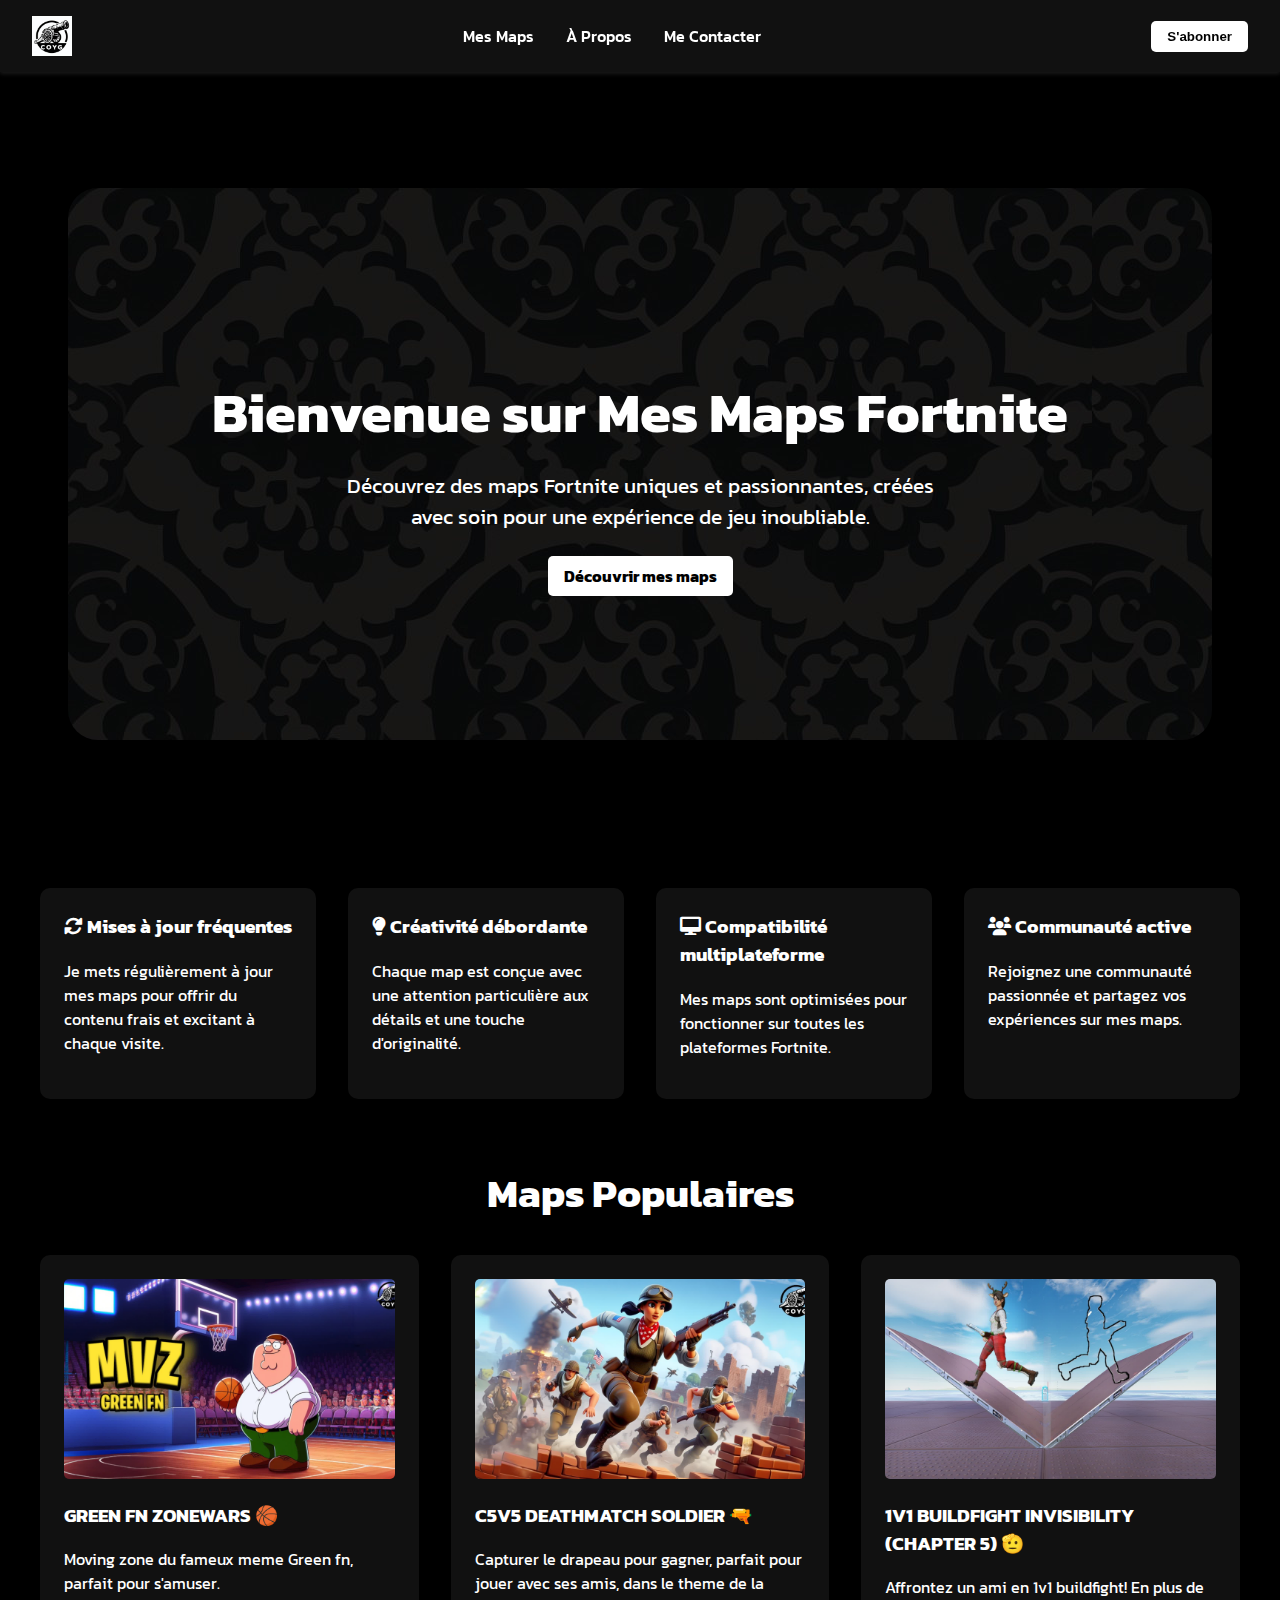
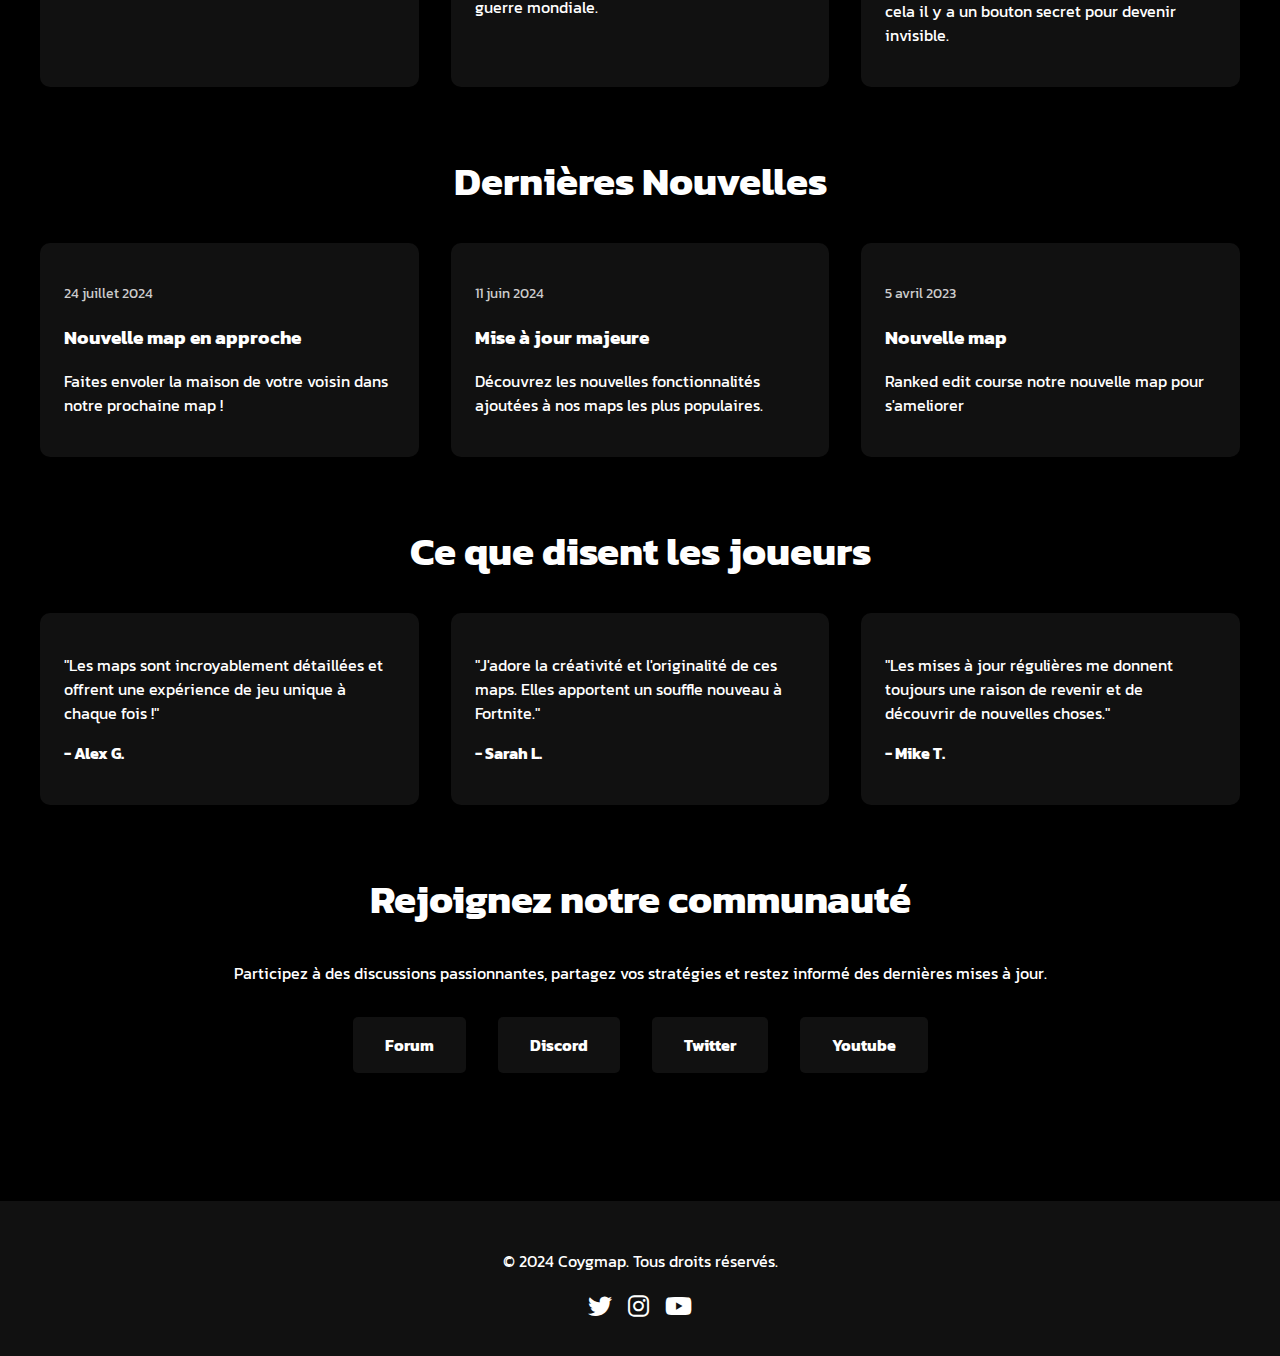
<file: index.html>
<!DOCTYPE html>
<html lang="en">
<head>
    <meta charset="UTF-8">
    <meta name="viewport" content="width=device-width, initial-scale=1.0">
    <title>Coygmap</title>
    <link rel="stylesheet" href="https://cdnjs.cloudflare.com/ajax/libs/font-awesome/6.0.0-beta3/css/all.min.css">
    <link rel="preconnect" href="https://fonts.googleapis.com">
    <link rel="preconnect" href="https://fonts.gstatic.com" crossorigin>
    <link href="https://fonts.googleapis.com/css2?family=Kanit:ital,wght@0,100;0,200;0,300;0,400;0,500;0,600;0,700;0,800;0,900;1,100;1,200;1,300;1,400;1,500;1,600;1,700;1,800;1,900&display=swap" rel="stylesheet">
    <link rel="stylesheet" href="styles.css">
    <script async src="https://pagead2.googlesyndication.com/pagead/js/adsbygoogle.js?client=ca-pub-6092710975051229"
     crossorigin="anonymous"></script>
</head>
<body>
  <nav class="navbar">
    <img src="image/logocoyg.jpg" alt="Logo" class="logo" onclick="window.location.href='/'">
    <div class="nav-links">
      <a href="maps.html">Mes Maps</a>
      <a href="about.html">À Propos</a>
      <a href="contact.html">Me Contacter</a>
    </div>
    <button class="subscribe-btn">S'abonner</button>
  </nav>

  <main class="main-content">
    <section class="hero-section">
      <div class="hero-content">
        <h1>Bienvenue sur Mes Maps Fortnite</h1>
        <p>Découvrez des maps Fortnite uniques et passionnantes, créées avec soin pour une expérience de jeu inoubliable.</p>
        <a href="maps.html" class="cta-button">Découvrir mes maps</a>
      </div>
    </section>

    <section class="features-section">
      <h2 class="section-title"></h2>
      <div class="features-grid">
        <div class="feature-card">
          <h3><i class="fas fa-sync-alt"></i> Mises à jour fréquentes</h3>
          <p>Je mets régulièrement à jour mes maps pour offrir du contenu frais et excitant à chaque visite.</p>
        </div>
        <div class="feature-card">
          <h3><i class="fas fa-lightbulb"></i> Créativité débordante</h3>
          <p>Chaque map est conçue avec une attention particulière aux détails et une touche d'originalité.</p>
        </div>
        <div class="feature-card">
          <h3><i class="fas fa-desktop"></i> Compatibilité multiplateforme</h3>
          <p>Mes maps sont optimisées pour fonctionner sur toutes les plateformes Fortnite.</p>
        </div>
        <div class="feature-card">
          <h3><i class="fas fa-users"></i> Communauté active</h3>
          <p>Rejoignez une communauté passionnée et partagez vos expériences sur mes maps.</p>
        </div>
      </div>
    </section>

    <section class="popular-maps-section">
        <h2 class="section-title">Maps Populaires</h2>
        <div class="maps-grid">
          <div class="map-card">
            <img src="image/greenfn.jpeg" alt="Map 1">
            <h3>GREEN FN ZONEWARS 🏀</h3>
            <p>Moving zone du fameux meme Green fn, parfait pour s'amuser.</p>
          </div>
          <div class="map-card">
            <img src="image/5v5.jpeg" alt="Map 2">
            <h3>C5V5 DEATHMATCH SOLDIER 🔫</h3>
            <p>Capturer le drapeau pour gagner, parfait pour jouer avec ses amis, dans le theme de la guerre mondiale.</p>
          </div>
          <div class="map-card">
            <img src="image/1v1.jpeg" alt="Map 3">
            <h3>1V1 BUILDFIGHT INVISIBILITY (CHAPTER 5) 🫡</h3>
            <p>Affrontez un ami en 1v1 buildfight! En plus de cela il y a un bouton secret pour devenir invisible.</p>
          </div>
        </div>
      </section>

      <section class="news-section">
        <h2 class="section-title">Dernières Nouvelles</h2>
        <div class="news-grid">
          <div class="news-card">
            <div class="news-content">
              <p class="news-date">24 juillet 2024</p>
              <h3>Nouvelle map en approche</h3>
              <p>Faites envoler la maison de votre voisin dans notre prochaine map !</p>
            </div>
          </div>
          <div class="news-card">
            <div class="news-content">
              <p class="news-date">11 juin 2024</p>
              <h3>Mise à jour majeure</h3>
              <p>Découvrez les nouvelles fonctionnalités ajoutées à nos maps les plus populaires.</p>
            </div>
          </div>
          <div class="news-card">
            <div class="news-content">
              <p class="news-date">5 avril 2023</p>
              <h3>Nouvelle map</h3>
              <p>Ranked edit course notre nouvelle map pour s'ameliorer</p>
            </div>
          </div>
        </div>
      </section>

      <section class="testimonials-section">
        <h2 class="section-title">Ce que disent les joueurs</h2>
        <div class="testimonials-grid">
          <div class="testimonial-card">
            <p>"Les maps sont incroyablement détaillées et offrent une expérience de jeu unique à chaque fois !"</p>
            <p class="testimonial-author">- Alex G.</p>
          </div>
          <div class="testimonial-card">
            <p>"J'adore la créativité et l'originalité de ces maps. Elles apportent un souffle nouveau à Fortnite."</p>
            <p class="testimonial-author">- Sarah L.</p>
          </div>
          <div class="testimonial-card">
            <p>"Les mises à jour régulières me donnent toujours une raison de revenir et de découvrir de nouvelles choses."</p>
            <p class="testimonial-author">- Mike T.</p>
          </div>
        </div>
      </section>
  
      <section class="community-section">
        <h2 class="section-title">Rejoignez notre communauté</h2>
        <p>Participez à des discussions passionnantes, partagez vos stratégies et restez informé des dernières mises à jour.</p>
        <div class="community-links">
          <a href="https://forums.unrealengine.com/t/uefn-discussion-forum/791774" class="community-link">Forum</a>
          <a href="https://discord.gg/fortnitecreative" class="community-link">Discord</a>
          <a href="https://x.com/Darox151?t=U4pO9QIATUs4ADF-TyMhw&s=09" class="community-link">Twitter</a>
          <a href="https://www.youtube.com/channel/UCwTwOUzi7Kz_FXgzKduG6ew" class="community-link">Youtube</a>
        </div>
      </section>

      <div class="popup-overlay" id="newsletterPopup">
        <div class="popup-content">
          <span class="popup-close">&times;</span>
          <h2>Abonnez-vous à notre newsletter</h2>
          <p>Restez informé de nos dernières maps et mises à jour !</p>
          <form class="popup-form" method="GET" action="/subscribe-newsletter">
            <input type="email" name="email" placeholder="Votre adresse e-mail" required>
            <button type="submit">S'abonner</button>
          </form>
        </div>
      </div>
    </main>
  
    <footer>
      <p>&copy; 2024 Coygmap. Tous droits réservés.</p>
      <div class="social-links">
        <div id="twitter"><a href="https://x.com/Darox151?t=U4pO9QIATUs4ADF-TyMhw&s=09"><i class="fab fa-twitter"></i></a></div>
        <div id="inst"><a href="#"><i class="fab fa-instagram"></i></a></div>
        <div id="yt"><a href="https://www.youtube.com/channel/UCwTwOUzi7Kz_FXgzKduG6ew"><i class="fab fa-youtube"></i></a></div>
      </div>
    </footer>

    <script src="script.js"></script>
</body>
</html>
</file>
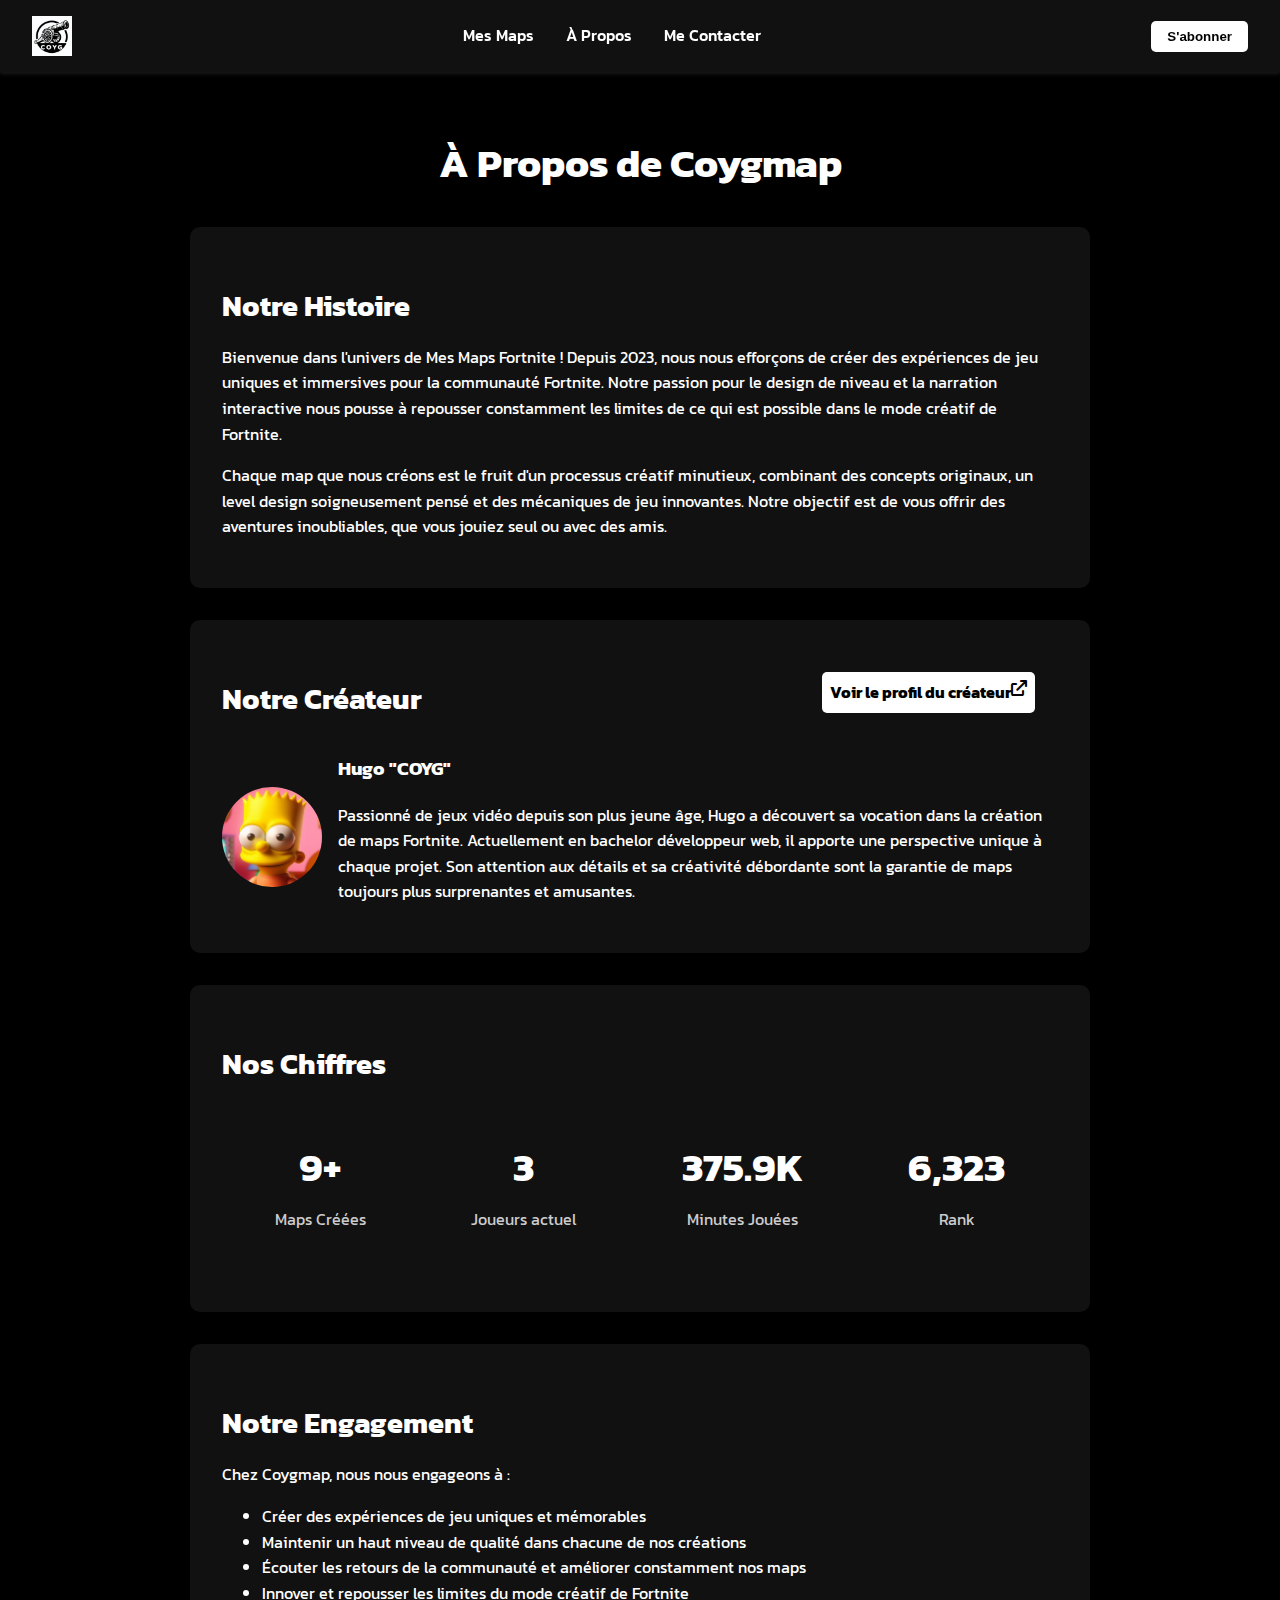
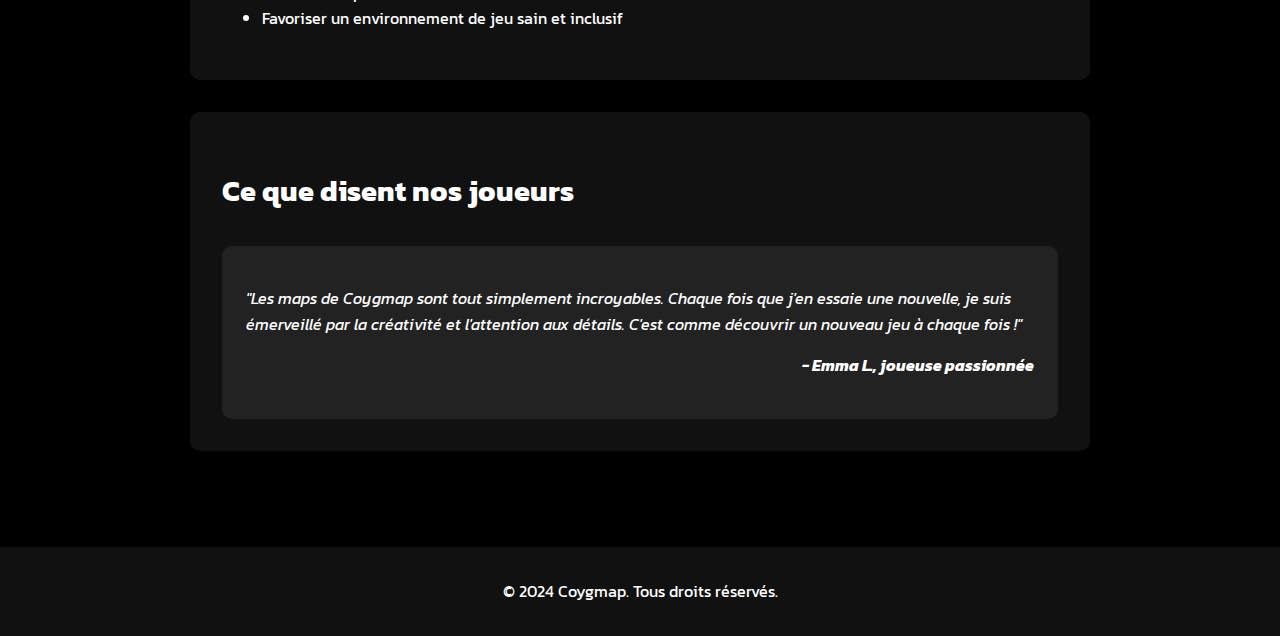
<file: about.html>
<!DOCTYPE html>
<html lang="en">
<head>
    <meta charset="UTF-8">
    <meta name="viewport" content="width=device-width, initial-scale=1.0">
    <title>a propos</title>
    <link rel="stylesheet" href="https://cdnjs.cloudflare.com/ajax/libs/font-awesome/6.0.0-beta3/css/all.min.css">
    <link rel="preconnect" href="https://fonts.googleapis.com">
    <link rel="preconnect" href="https://fonts.gstatic.com" crossorigin>
    <link href="https://fonts.googleapis.com/css2?family=Kanit:ital,wght@0,100;0,200;0,300;0,400;0,500;0,600;0,700;0,800;0,900;1,100;1,200;1,300;1,400;1,500;1,600;1,700;1,800;1,900&display=swap" rel="stylesheet">
    <link rel="stylesheet" href="about.css">
    <script async src="https://pagead2.googlesyndication.com/pagead/js/adsbygoogle.js?client=ca-pub-6092710975051229"
    crossorigin="anonymous"></script>
</head>
<body>
    <nav class="navbar">
        <img src="image/logocoyg.jpg" alt="Logo" class="logo" onclick="window.location.href='index.html'">
        <div class="nav-links">
          <a href="maps.html">Mes Maps</a>
          <a href="about.html">À Propos</a>
          <a href="/contact.html">Me Contacter</a>
        </div>
        <button class="subscribe-btn">S'abonner</button>
      </nav>
    
      <main class="main-content">
        <h1 class="page-title">À Propos de Coygmap</h1>
        
        <section class="about-section">
          <h2>Notre Histoire</h2>
          <p>Bienvenue dans l'univers de Mes Maps Fortnite ! Depuis 2023, nous nous efforçons de créer des expériences de jeu uniques et immersives pour la communauté Fortnite. Notre passion pour le design de niveau et la narration interactive nous pousse à repousser constamment les limites de ce qui est possible dans le mode créatif de Fortnite.</p>
          <p>Chaque map que nous créons est le fruit d'un processus créatif minutieux, combinant des concepts originaux, un level design soigneusement pensé et des mécaniques de jeu innovantes. Notre objectif est de vous offrir des aventures inoubliables, que vous jouiez seul ou avec des amis.</p>
        </section>
    
        <section class="about-section">
          <h2>Notre Créateur</h2>
          <div class="creator-info">
            <img src="image/simp.png" alt="Avatar du créateur" class="creator-avatar">
            <div class="creator-bio">
              <h3>Hugo "COYG"</h3>
              <p>Passionné de jeux vidéo depuis son plus jeune âge, Hugo a découvert sa vocation dans la création de maps Fortnite. Actuellement en bachelor développeur web, il apporte une perspective unique à chaque projet. Son attention aux détails et sa créativité débordante sont la garantie de maps toujours plus surprenantes et amusantes.</p>
            </div>
            <a href="https://www.fortnite.com/@coyg" class="profil-btn">Voir le profil du créateur <i class="fa-solid fa-arrow-up-right-from-square"></i></a>
          </div>
        </section>
    
        <section class="about-section">
          <h2>Nos Chiffres</h2>
          <div class="stats">
            <div class="stat-item">
              <div class="stat-number">9+</div>
              <div class="stat-label">Maps Créées</div>
            </div>
            <div class="stat-item">
              <div class="stat-number">3</div>
              <div class="stat-label">Joueurs actuel</div>
            </div>
            <div class="stat-item">
              <div class="stat-number">375.9K</div>
              <div class="stat-label">Minutes Jouées</div>
            </div>
            <div class="stat-item">
              <div class="stat-number">6,323</div>
              <div class="stat-label">Rank</div>
            </div>
          </div>
        </section>
    
        <section class="about-section">
          <h2>Notre Engagement</h2>
          <p>Chez Coygmap, nous nous engageons à :</p>
          <ul>
            <li>Créer des expériences de jeu uniques et mémorables</li>
            <li>Maintenir un haut niveau de qualité dans chacune de nos créations</li>
            <li>Écouter les retours de la communauté et améliorer constamment nos maps</li>
            <li>Innover et repousser les limites du mode créatif de Fortnite</li>
            <li>Favoriser un environnement de jeu sain et inclusif</li>
          </ul>
        </section>
    
        <section class="about-section">
          <h2>Ce que disent nos joueurs</h2>
          <div class="testimonial">
            <p>"Les maps de Coygmap sont tout simplement incroyables. Chaque fois que j'en essaie une nouvelle, je suis émerveillé par la créativité et l'attention aux détails. C'est comme découvrir un nouveau jeu à chaque fois !"</p>
            <p class="testimonial-author">- Emma L., joueuse passionnée</p>
          </div>
        </section>

        <div class="popup-overlay" id="newsletterPopup">
          <div class="popup-content">
            <span class="popup-close">&times;</span>
            <h2>Abonnez-vous à notre newsletter</h2>
            <p>Restez informé de nos dernières maps et mises à jour !</p>
            <form class="popup-form" method="GET" action="/subscribe-newsletter">
              <input type="email" name="email" placeholder="Votre adresse e-mail" required>
              <button type="submit">S'abonner</button>
            </form>
          </div>
        </div>
      </main>
    
      <footer>
        <p>&copy; 2024 Coygmap. Tous droits réservés.</p>
        
      </footer>
      <script src="about.js"></script>



 
</body>
</html>
</file>
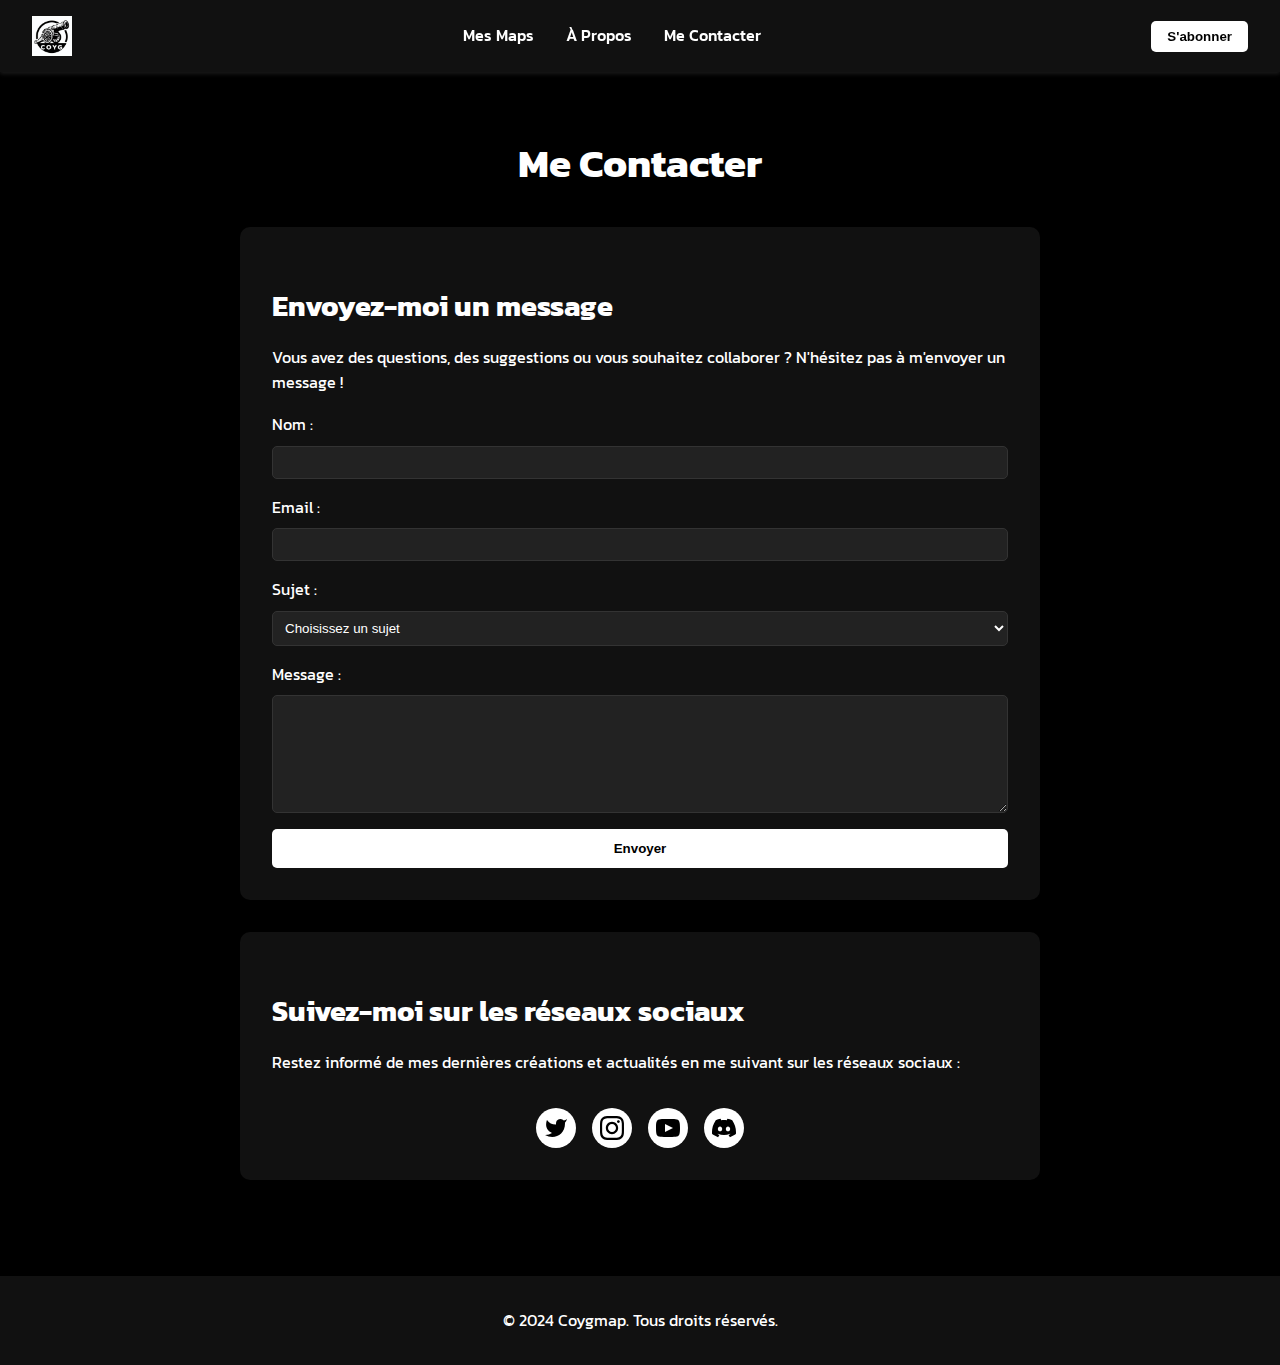
<file: contact.html>
<!DOCTYPE html>
<html lang="en">
<head>
    <meta charset="UTF-8">
    <meta name="viewport" content="width=device-width, initial-scale=1.0">
    <title>Contact</title>
    <link rel="stylesheet" href="contact.css">
    <link rel="stylesheet" href="https://cdnjs.cloudflare.com/ajax/libs/font-awesome/6.0.0-beta3/css/all.min.css">
    <link rel="preconnect" href="https://fonts.googleapis.com">
    <link rel="preconnect" href="https://fonts.gstatic.com" crossorigin>
    <link href="https://fonts.googleapis.com/css2?family=Kanit:ital,wght@0,100;0,200;0,300;0,400;0,500;0,600;0,700;0,800;0,900;1,100;1,200;1,300;1,400;1,500;1,600;1,700;1,800;1,900&display=swap" rel="stylesheet">
    <script async src="https://pagead2.googlesyndication.com/pagead/js/adsbygoogle.js?client=ca-pub-6092710975051229"
     crossorigin="anonymous"></script>
</head>
<body>
    <nav class="navbar">
        <img src="image/logocoyg.jpg" alt="Logo" class="logo" onclick="window.location.href='index.html'">
        <div class="nav-links">
          <a href="maps.html">Mes Maps</a>
          <a href="about.html">À Propos</a>
          <a href="contact.html">Me Contacter</a>
        </div>
        <button class="subscribe-btn">S'abonner</button>
      </nav>
    
      <main class="main-content">
        <h1 class="page-title">Me Contacter</h1>
        
        <section class="contact-section">
          <h2>Envoyez-moi un message</h2>
          <p>Vous avez des questions, des suggestions ou vous souhaitez collaborer ? N'hésitez pas à m'envoyer un message !</p>
          <form class="contact-form" method="GET" action="/submit-contact">
            <div class="form-group">
              <label for="name">Nom :</label>
              <input type="text" id="name" name="name" required>
            </div>
            <div class="form-group">
              <label for="email">Email :</label>
              <input type="email" id="email" name="email" required>
            </div>
            <div class="form-group">
              <label for="subject">Sujet :</label>
              <select id="subject" name="subject" required>
                <option value="">Choisissez un sujet</option>
                <option value="question">Question générale</option>
                <option value="suggestion">Suggestion de map</option>
                <option value="bug">Signalement de bug</option>
                <option value="collaboration">Proposition de collaboration</option>
                <option value="other">Autre</option>
              </select>
            </div>
            <div class="form-group">
              <label for="message">Message :</label>
              <textarea id="message" name="message" required></textarea>
            </div>
            <button type="submit" class="submit-btn">Envoyer</button>
          </form>
        </section>
    
        <section class="contact-section">
          <h2>Suivez-moi sur les réseaux sociaux</h2>
          <p>Restez informé de mes dernières créations et actualités en me suivant sur les réseaux sociaux :</p>
          <div class="social-links">
            <a href="https://x.com/Darox151?t=U4pO9QIATUs4ADF-TyMhw&s=09" class="social-link" target="_blank" rel="noopener noreferrer">
              <svg class="social-icon" xmlns="http://www.w3.org/2000/svg" viewBox="0 0 24 24" fill="#000000"><path d="M23 3a10.9 10.9 0 0 1-3.14 1.53 4.48 4.48 0 0 0-7.86 3v1A10.66 10.66 0 0 1 3 4s-4 9 5 13a11.64 11.64 0 0 1-7 2c9 5 20 0 20-11.5a4.5 4.5 0 0 0-.08-.83A7.72 7.72 0 0 0 23 3z"></path></svg>
            </a>
            <a href="https://www.instagram.com/coygmap" class="social-link" target="_blank" rel="noopener noreferrer">
              <svg class="social-icon" xmlns="http://www.w3.org/2000/svg" viewBox="0 0 24 24" fill="#000000"><path d="M12 2.163c3.204 0 3.584.012 4.85.07 3.252.148 4.771 1.691 4.919 4.919.058 1.265.069 1.645.069 4.849 0 3.205-.012 3.584-.069 4.849-.149 3.225-1.664 4.771-4.919 4.919-1.266.058-1.644.07-4.85.07-3.204 0-3.584-.012-4.849-.07-3.26-.149-4.771-1.699-4.919-4.92-.058-1.265-.07-1.644-.07-4.849 0-3.204.013-3.583.07-4.849.149-3.227 1.664-4.771 4.919-4.919 1.266-.057 1.645-.069 4.849-.069zm0-2.163c-3.259 0-3.667.014-4.947.072-4.358.2-6.78 2.618-6.98 6.98-.059 1.281-.073 1.689-.073 4.948 0 3.259.014 3.668.072 4.948.2 4.358 2.618 6.78 6.98 6.98 1.281.058 1.689.072 4.948.072 3.259 0 3.668-.014 4.948-.072 4.354-.2 6.782-2.618 6.979-6.98.059-1.28.073-1.689.073-4.948 0-3.259-.014-3.667-.072-4.947-.196-4.354-2.617-6.78-6.979-6.98-1.281-.059-1.69-.073-4.949-.073zm0 5.838c-3.403 0-6.162 2.759-6.162 6.162s2.759 6.163 6.162 6.163 6.162-2.759 6.162-6.163c0-3.403-2.759-6.162-6.162-6.162zm0 10.162c-2.209 0-4-1.79-4-4 0-2.209 1.791-4 4-4s4 1.791 4 4c0 2.21-1.791 4-4 4zm6.406-11.845c-.796 0-1.441.645-1.441 1.44s.645 1.44 1.441 1.44c.795 0 1.439-.645 1.439-1.44s-.644-1.44-1.439-1.44z"/></svg>
            </a>
            <a href="https://www.youtube.com/channel/UCwTwOUzi7Kz_FXgzKduG6ew" class="social-link" target="_blank" rel="noopener noreferrer">
              <svg class="social-icon" xmlns="http://www.w3.org/2000/svg" viewBox="0 0 24 24" fill="#000000"><path d="M19.615 3.184c-3.604-.246-11.631-.245-15.23 0-3.897.266-4.356 2.62-4.385 8.816.029 6.185.484 8.549 4.385 8.816 3.6.245 11.626.246 15.23 0 3.897-.266 4.356-2.62 4.385-8.816-.029-6.185-.484-8.549-4.385-8.816zm-10.615 12.816v-8l8 3.993-8 4.007z"></path></svg>
            </a>
            <a href="https://discord.gg/coygmap" class="social-link" target="_blank" rel="noopener noreferrer">
              <svg class="social-icon" xmlns="http://www.w3.org/2000/svg" viewBox="0 0 24 24" fill="#000000"><path d="M20.317 4.3698a19.7913 19.7913 0 00-4.8851-1.5152.0741.0741 0 00-.0785.0371c-.211.3753-.4447.8648-.6083 1.2495-1.8447-.2762-3.68-.2762-5.4868 0-.1636-.3933-.4058-.8742-.6177-1.2495a.077.077 0 00-.0785-.037 19.7363 19.7363 0 00-4.8852 1.515.0699.0699 0 00-.0321.0277C.5334 9.0458-.319 13.5799.0992 18.0578a.0824.0824 0 00.0312.0561c2.0528 1.5076 4.0413 2.4228 5.9929 3.0294a.0777.0777 0 00.0842-.0276c.4616-.6304.8731-1.2952 1.226-1.9942a.076.076 0 00-.0416-.1057c-.6528-.2476-1.2743-.5495-1.8722-.8923a.077.077 0 01-.0076-.1277c.1258-.0943.2517-.1923.3718-.2914a.0743.0743 0 01.0776-.0105c3.9278 1.7933 8.18 1.7933 12.0614 0a.0739.0739 0 01.0785.0095c.1202.099.246.1981.3728.2924a.077.077 0 01-.0066.1276 12.2986 12.2986 0 01-1.873.8914.0766.0766 0 00-.0407.1067c.3604.698.7719 1.3628 1.225 1.9932a.076.076 0 00.0842.0286c1.961-.6067 3.9495-1.5219 6.0023-3.0294a.077.077 0 00.0313-.0552c.5004-5.177-.8382-9.6739-3.5485-13.6604a.061.061 0 00-.0312-.0286zM8.02 15.3312c-1.1825 0-2.1569-1.0857-2.1569-2.419 0-1.3332.9555-2.4189 2.157-2.4189 1.2108 0 2.1757 1.0952 2.1568 2.419 0 1.3332-.9555 2.4189-2.1569 2.4189zm7.9748 0c-1.1825 0-2.1569-1.0857-2.1569-2.419 0-1.3332.9554-2.4189 2.1569-2.4189 1.2108 0 2.1757 1.0952 2.1568 2.419 0 1.3332-.946 2.4189-2.1568 2.4189Z"/></svg>
            </a>
          </div>
        </section>
        <div class="popup-overlay" id="newsletterPopup">
          <div class="popup-content">
            <span class="popup-close">&times;</span>
            <h2>Abonnez-vous à notre newsletter</h2>
            <p>Restez informé de nos dernières maps et mises à jour !</p>
            <form class="popup-form" method="GET" action="/subscribe-newsletter">
              <input type="email" name="email" placeholder="Votre adresse e-mail" required>
              <button type="submit">S'abonner</button>
            </form>
          </div>
        </div>
      </main>
    
      <footer>
        <p>&copy; 2024 Coygmap. Tous droits réservés.</p>
      </footer>

      <script src="contact.js"></script>
</body>
</html>
</file>
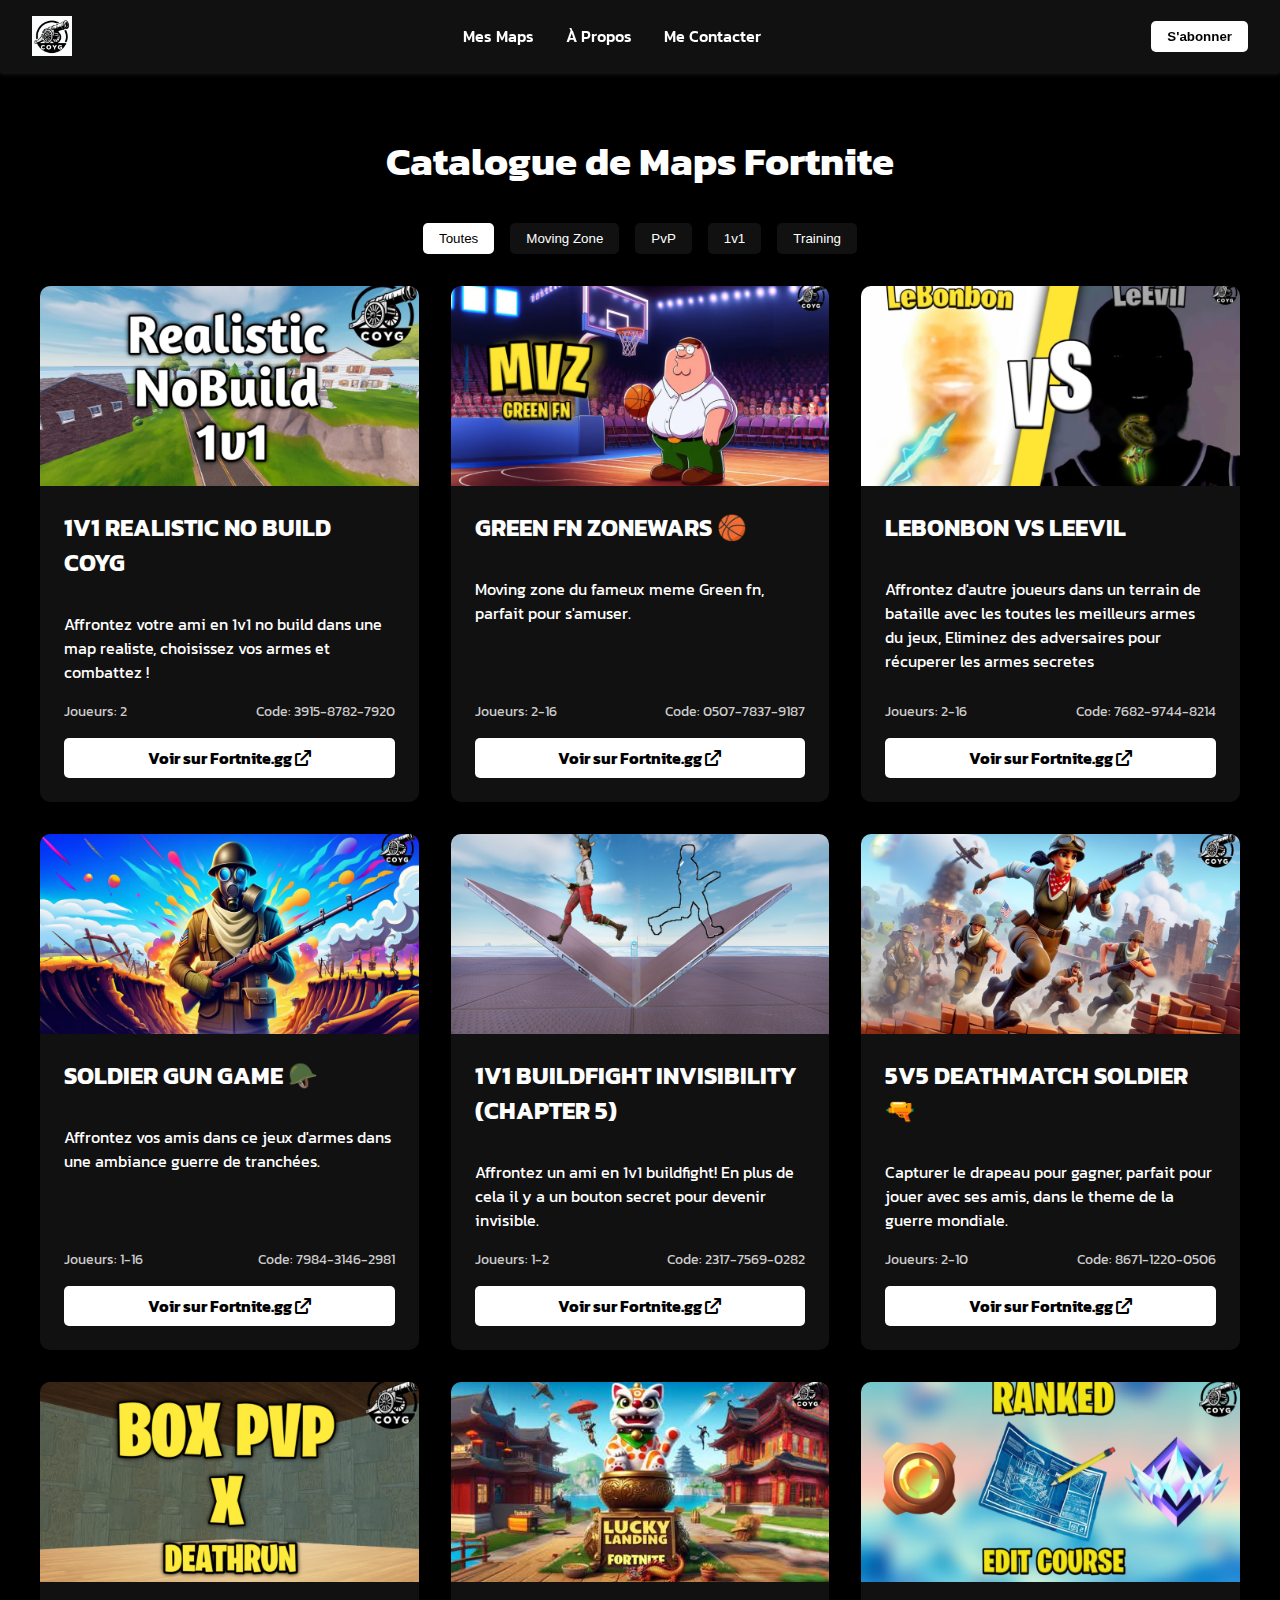
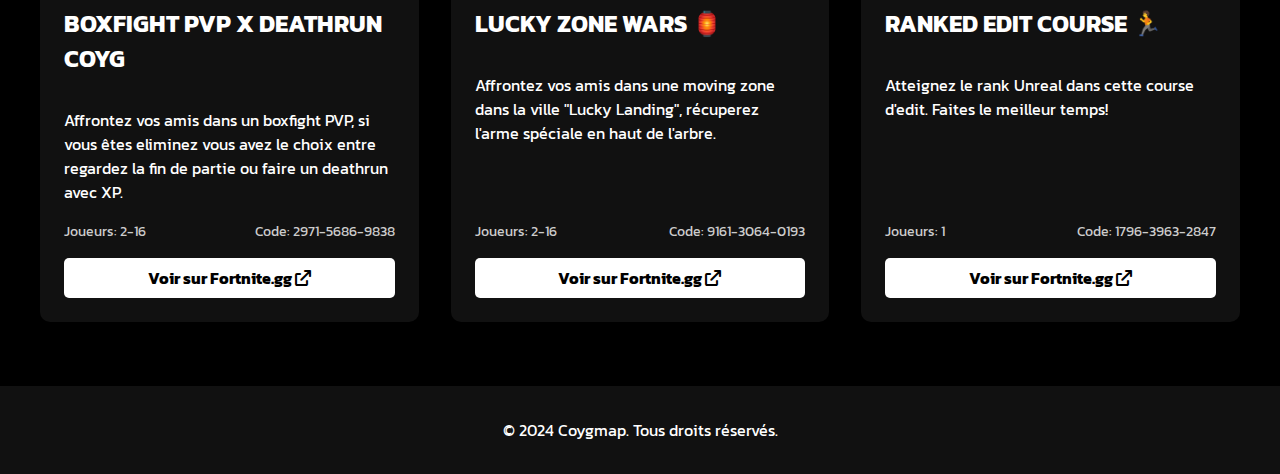
<file: maps.html>
<!DOCTYPE html>
<html lang="en">
<head>
    <meta charset="UTF-8">
    <meta name="viewport" content="width=device-width, initial-scale=1.0">
    <title>Maps</title>
    <link rel="stylesheet" href="https://cdnjs.cloudflare.com/ajax/libs/font-awesome/6.0.0-beta3/css/all.min.css">
    <link rel="preconnect" href="https://fonts.googleapis.com">
    <link rel="preconnect" href="https://fonts.gstatic.com" crossorigin>
    <link href="https://fonts.googleapis.com/css2?family=Kanit:ital,wght@0,100;0,200;0,300;0,400;0,500;0,600;0,700;0,800;0,900;1,100;1,200;1,300;1,400;1,500;1,600;1,700;1,800;1,900&display=swap" rel="stylesheet">
    <link rel="stylesheet" href="mapstyles.css">
    <script async src="https://pagead2.googlesyndication.com/pagead/js/adsbygoogle.js?client=ca-pub-6092710975051229"
     crossorigin="anonymous"></script>
</head>
<body>
    <nav class="navbar">
        <img src="image/logocoyg.jpg" alt="Logo" class="logo" onclick="window.location.href='index.html'">
        <div class="nav-links">
          <a href="maps.html">Mes Maps</a>
          <a href="about.html">À Propos</a>
          <a href="contact.html">Me Contacter</a>
        </div>
        <button class="subscribe-btn">S'abonner</button>
      </nav>
    
      <main class="main-content">
        <h1 class="page-title">Catalogue de Maps Fortnite</h1>
        
        <div class="filters">
          <button class="filter-btn active" data-filter="all">Toutes</button>
          <button class="filter-btn" data-filter="mvz">Moving Zone</button>
          <button class="filter-btn" data-filter="pvp">PvP</button> 
          <button class="filter-btn" data-filter="1v1">1v1</button> 
          <button class="filter-btn" data-filter="training">Training</button> 
        </div>
    
        <div class="maps-grid">
          <div class="map-card" data-category="1v1">
            <img src="image/realistic.jpeg" alt="1v1 realistic" class="map-image">
            <div class="map-info">
              <h2 class="map-title">1V1 REALISTIC NO BUILD COYG</h2>
              <p class="map-description">Affrontez votre ami en 1v1 no build dans une map realiste, choisissez vos armes et combattez !</p>
              <div class="map-stats">
                <span>Joueurs: 2</span>
                <span>Code: 3915-8782-7920 </span>
              </div>
              <a href="https://fortnite.gg/island?code=3915-8782-7920" class="play-btn">Voir sur Fortnite.gg <i class="fa-solid fa-arrow-up-right-from-square"></i></a>
            </div>
          </div>
          <div class="map-card" data-category="mvz">
            <img src="image/greenfn.jpeg" alt="green fn" class="map-image">
            <div class="map-info">
              <h2 class="map-title">GREEN FN ZONEWARS 🏀</h2>
              <p class="map-description">Moving zone du fameux meme Green fn, parfait pour s'amuser.</p>
              <div class="map-stats">
                <span>Joueurs: 2-16</span>
                <span>Code: 0507-7837-9187</span>
              </div>
              <a href="https://fortnite.gg/island?code=0507-7837-9187" class="play-btn">Voir sur Fortnite.gg <i class="fa-solid fa-arrow-up-right-from-square"></i></a>
            </div>
          </div>
          <div class="map-card" data-category="pvp">
            <img src="image/lebonbonvsleevil.jpeg" alt="lebonbonvsleevil" class="map-image">
            <div class="map-info">
              <h2 class="map-title">LEBONBON VS LEEVIL</h2>
              <p class="map-description">Affrontez d'autre joueurs dans un terrain de bataille avec les toutes les meilleurs armes du jeux, Eliminez des adversaires pour récuperer les armes secretes</p>
              <div class="map-stats">
                <span>Joueurs: 2-16</span>
                <span>Code: 7682-9744-8214</span>
              </div>
              <a href="https://fortnite.gg/island?code=7682-9744-8214" class="play-btn">Voir sur Fortnite.gg <i class="fa-solid fa-arrow-up-right-from-square"></i></a>
            </div>
          </div>
          <div class="map-card" data-category="pvp">
            <img src="image/soldiergg.jpeg" alt="Soldier gungame" class="map-image">
            <div class="map-info">
              <h2 class="map-title">SOLDIER GUN GAME 🪖</h2>
              <p class="map-description">Affrontez vos amis dans ce jeux d'armes dans une ambiance guerre de tranchées.</p>
              <div class="map-stats">
                <span>Joueurs: 1-16</span>
                <span>Code: 7984-3146-2981</span>
              </div>
              <a href="https://fortnite.gg/island?code=7984-3146-2981" class="play-btn">Voir sur Fortnite.gg <i class="fa-solid fa-arrow-up-right-from-square"></i></a>
            </div>
          </div>
          <div class="map-card" data-category="1v1">
            <img src="image/1v1.jpeg" alt="buildfight" class="map-image">
            <div class="map-info">
              <h2 class="map-title">1V1 BUILDFIGHT INVISIBILITY (CHAPTER 5)</h2>
              <p class="map-description">Affrontez un ami en 1v1 buildfight! En plus de cela il y a un bouton secret pour devenir invisible.</p>
              <div class="map-stats">
                <span>Joueurs: 1-2</span>
                <span>Code: 2317-7569-0282</span>
              </div>
              <a href="https://fortnite.gg/island?code=2317-7569-0282" class="play-btn">Voir sur Fortnite.gg <i class="fa-solid fa-arrow-up-right-from-square"></i></a>
            </div>
          </div>
          <div class="map-card" data-category="pvp">
            <img src="image/5v5.jpeg" alt="5v5" class="map-image">
            <div class="map-info">
              <h2 class="map-title">5V5 DEATHMATCH SOLDIER 🔫</h2>
              <p class="map-description">Capturer le drapeau pour gagner, parfait pour jouer avec ses amis, dans le theme de la guerre mondiale.</p>
              <div class="map-stats">
                <span>Joueurs: 2-10</span>
                <span>Code: 8671-1220-0506</span>
              </div>
              <a href="https://fortnite.gg/island?code=8671-1220-0506" class="play-btn">Voir sur Fortnite.gg <i class="fa-solid fa-arrow-up-right-from-square"></i></a>
            </div>
          </div>
          <div class="map-card" data-category="pvp">
            <img src="image/boxpvp.jpeg" alt="boxpvp" class="map-image">
            <div class="map-info">
              <h2 class="map-title">BOXFIGHT PVP X DEATHRUN COYG</h2>
              <p class="map-description">Affrontez vos amis dans un boxfight PVP, si vous êtes eliminez vous avez le choix entre regardez la fin de partie ou faire un deathrun avec XP.</p>
              <div class="map-stats">
                <span>Joueurs: 2-16</span>
                <span>Code: 2971-5686-9838</span>
              </div>
              <a href="https://fortnite.gg/island?code=2971-5686-9838" class="play-btn">Voir sur Fortnite.gg <i class="fa-solid fa-arrow-up-right-from-square"></i></a>
            </div>
          </div>
          <div class="map-card" data-category="mvz">
            <img src="image/lucky.jpeg" alt="luckymvz" class="map-image">
            <div class="map-info">
              <h2 class="map-title">LUCKY ZONE WARS 🏮</h2>
              <p class="map-description">Affrontez vos amis dans une moving zone dans la ville "Lucky Landing", récuperez l'arme spéciale en haut de l'arbre.</p>
              <div class="map-stats">
                <span>Joueurs: 2-16</span>
                <span>Code: 9161-3064-0193</span>
              </div>
              <a href="https://fortnite.gg/island?code=9161-3064-0193" class="play-btn">Voir sur Fortnite.gg <i class="fa-solid fa-arrow-up-right-from-square"></i></a>
            </div>
          </div>
          <div class="map-card" data-category="training">
            <img src="image/training.jpeg" alt="trainingcourse" class="map-image">
            <div class="map-info">
              <h2 class="map-title">RANKED EDIT COURSE 🏃</h2>
              <p class="map-description">Atteignez le rank Unreal dans cette course d'edit. Faites le meilleur temps!</p>
              <div class="map-stats">
                <span>Joueurs: 1</span>
                <span>Code: 1796-3963-2847</span>
              </div>
              <a href="https://fortnite.gg/island?code=1796-3963-2847" class="play-btn">Voir sur Fortnite.gg <i class="fa-solid fa-arrow-up-right-from-square"></i></a>
            </div>
          </div>
        </div>

      
      </main>
    
      <footer>
        <p>&copy; 2024 Coygmap. Tous droits réservés.</p>
      </footer>

      <div class="popup-overlay" id="newsletterPopup">
        <div class="popup-content">
          <span class="popup-close">&times;</span>
          <h2>Abonnez-vous à notre newsletter</h2>
          <p>Restez informé de nos dernières maps et mises à jour !</p>
          <form class="popup-form" method="GET" action="/subscribe-newsletter">
            <input type="email" name="email" placeholder="Votre adresse e-mail" required>
            <button type="submit">S'abonner</button>
          </form>
        </div>
      </div>

    
  <script src="maps.js"></script>    
</body>
</html>
</file>
<file: styles.css>
body, html {
    margin: 0;
    padding: 0;
    font-family: 'Arial', sans-serif;
    background-color: #000000;
    color: #ffffff;
    font-family: "Kanit", sans-serif;
    font-weight: 400;
    font-style: normal;
  }
 
  .navbar {
    display: flex;
    justify-content: space-between;
    align-items: center;
    background-color: #111111;
    padding: 1rem 2rem;
    box-shadow: 0 2px 4px rgba(255,255,255,0.1);
    position: sticky;
    top: 0;
    z-index: 1000;
  }
  .logo {
    height: 40px;
    cursor: pointer;
  }
  .nav-links {
    display: flex;
    gap: 2rem;
  }
  .nav-links a {
    color: #ffffff;
    text-decoration: none;
    font-weight: 500;
    transition: color 0.3s ease;
  }
  .nav-links a:hover {
    color: #cccccc;
  }
  .subscribe-btn, .cta-button {
    background-color: #ffffff;
    color: #000000;
    border: none;
    padding: 0.5rem 1rem;
    border-radius: 5px;
    font-weight: bold;
    cursor: pointer;
    transition: background-color 0.3s ease, color 0.3s ease;
    text-decoration: none;
    display: inline-block;
  }
  .subscribe-btn:hover, .cta-button:hover {
    background-color: #cccccc;
    color: #000000;
  }
  .main-content {
    max-width: 1200px;
    margin: 0 auto;
    padding: 2rem;
  }
  .hero-section {
    text-align: center;
    margin-bottom: 4rem;
    position: relative;
    height: 80vh;
    display: flex;
    align-items: center;
    justify-content: center;
    background: url('https://websimengine.com/fortnite-background.jpg') no-repeat center center;
    background-size: cover;
  }
  .hero-content {
    background-image: url(image/pattern.jpeg);
    padding: 9rem;
    border-radius: 30px;

  }
  .hero-section h1 {
    font-size: 3.5rem;
    margin-bottom: 1rem;
  }
  .hero-section p {
    font-size: 1.3rem;
    max-width: 600px;
    margin: 0 auto 1.5rem;
  }
  .features-section, .popular-maps-section, .testimonials-section, .news-section {
    margin-bottom: 4rem;
  }
  .section-title {
    font-size: 2.5rem;
    text-align: center;
    margin-bottom: 2rem;
  }
  .features-grid, .maps-grid {
    display: grid;
    grid-template-columns: repeat(auto-fit, minmax(250px, 1fr));
    gap: 2rem;
  }
  .feature-card, .map-card {
    background-color: #111111;
    padding: 1.5rem;
    border-radius: 10px;
    text-align: left;
    transition: transform 0.3s ease;
  }
  .feature-card:hover, .map-card:hover {
    transform: translateY(-5px);
  }
  .feature-card h3, .map-card h3 {
    margin-top: 0;
  }
  .map-card img {
    width: 100%;
    height: 200px;
    object-fit: cover;
    border-radius: 5px;
    margin-bottom: 1rem;
  }
  .testimonials-grid {
    display: grid;
    grid-template-columns: repeat(auto-fit, minmax(300px, 1fr));
    gap: 2rem;
  }
  .testimonial-card {
    background-color: #111111;
    padding: 1.5rem;
    border-radius: 10px;
    text-align: left;
  }
  .testimonial-author {
    font-weight: bold;
    margin-top: 1rem;
  }
  .news-grid {
    display: grid;
    grid-template-columns: repeat(auto-fit, minmax(300px, 1fr));
    gap: 2rem;
  }
  .news-card {
    background-color: #111111;
    border-radius: 10px;
    overflow: hidden;
  }
  .news-image {
    width: 100%;
    height: 200px;
    object-fit: cover;
  }
  .news-content {
    padding: 1.5rem;
  }
  .news-date {
    font-size: 0.9rem;
    color: #cccccc;
    margin-bottom: 0.5rem;
  }
  .community-section {
    text-align: center;
    margin-bottom: 4rem;
  }
  .community-links {
    display: flex;
    justify-content: center;
    gap: 2rem;
    margin-top: 2rem;
  }
  .community-link {
    background-color: #111111;
    padding: 1rem 2rem;
    border-radius: 5px;
    text-decoration: none;
    color: #ffffff;
    font-weight: bold;
    transition: background-color 0.3s ease;
  }
  .community-link:hover {
    background-color: #222222;
  }
  footer {
    background-color: #111111;
    text-align: center;
    padding: 2rem;
    margin-top: 2rem;
  }
  .social-links {
    display: flex;
    justify-content: center;
    gap: 1rem;
    margin-top: 1rem;
  }
  .social-links a {
    color: #ffffff;
    font-size: 1.5rem;
    transition: color 0.3s ease;
  }
  .social-links #twitter a:hover {
    color: #0a82df;
  }
  .social-links #inst a:hover {
    color: #df0ad1;
  }
  .social-links #yt a:hover {
    color: #cc0a0a;
  }
  .popup-overlay {
    position: fixed;
    top: 0;
    left: 0;
    width: 100%;
    height: 100%;
    background-color: rgba(0, 0, 0, 0.7);
    display: flex;
    justify-content: center;
    align-items: center;
    z-index: 1000;
    opacity: 0;
    visibility: hidden;
    transition: opacity 0.3s ease, visibility 0.3s ease;
  }
  .popup-overlay.show {
    opacity: 1;
    visibility: visible;
  }
  .popup-content {
    background-color: #111111;
    padding: 2rem;
    border-radius: 10px;
    max-width: 400px;
    width: 100%;
    position: relative;
  }
  .popup-close {
    position: absolute;
    top: 10px;
    right: 10px;
    font-size: 1.5rem;
    cursor: pointer;
    color: #ffffff;
  }
  .popup-form {
    display: flex;
    flex-direction: column;
    gap: 1rem;
  }
  .popup-form input {
    padding: 0.5rem;
    border: 1px solid #333333;
    border-radius: 5px;
    background-color: #222222;
    color: #ffffff;
  }
  .popup-form button {
    background-color: #ffffff;
    color: #000000;
    border: none;
    padding: 0.5rem;
    border-radius: 5px;
    font-weight: bold;
    cursor: pointer;
    transition: background-color 0.3s ease, color 0.3s ease;
  }
  .popup-form button:hover {
    background-color: #cccccc;
  }
</file>
<file: about.css>
body, html {
    margin: 0;
    padding: 0;
    font-family: 'Arial', sans-serif;
    background-color: #000000;
    color: #ffffff;
    line-height: 1.6;
    font-family: "Kanit", sans-serif;
    font-weight: 400;
    font-style: normal;
}
  .navbar {
    display: flex;
    justify-content: space-between;
    align-items: center;
    background-color: #111111;
    padding: 1rem 2rem;
    box-shadow: 0 2px 4px rgba(255,255,255,0.1);
    position: sticky;
    top: 0;
    z-index: 1000;
}
  .logo {
    height: 40px;
    cursor: pointer;
}
  .nav-links {
    display: flex;
    gap: 2rem;
}
  .nav-links a {
    color: #ffffff;
    text-decoration: none;
    font-weight: 500;
    transition: color 0.3s ease;
}
  .nav-links a:hover {
    color: #cccccc;
}
  .subscribe-btn {
    background-color: #ffffff;
    color: #000000;
    border: none;
    padding: 0.5rem 1rem;
    border-radius: 5px;
    font-weight: bold;
    cursor: pointer;
    transition: background-color 0.3s ease, color 0.3s ease;
}
  .subscribe-btn:hover {
    background-color: #cccccc;
    color: #000000;
}
  .main-content {
    max-width: 900px;
    margin: 0 auto;
    padding: 2rem;
}
  .page-title {
    font-size: 2.5rem;
    text-align: center;
    margin-bottom: 2rem;
}
  .about-section {
    background-color: #111111;
    border-radius: 10px;
    padding: 2rem;
    margin-bottom: 2rem;
}
  .about-section h2 {
    font-size: 1.8rem;
    margin-bottom: 1rem;
}
  .about-image {
    width: 100%;
    max-width: 600px;
    height: auto;
    border-radius: 10px;
    margin: 1rem auto;
    display: block;
}
  .creator-info {
    display: flex;
    align-items: center;
    margin-top: 2rem;
}
  .creator-avatar {
    width: 100px;
    height: 100px;
    border-radius: 50%;
    margin-right: 1rem;
}
  .creator-bio {
    flex: 1;
}
  .creator-bio h3 {
    margin-top: 0;
}

.profil-btn {
  display: flex;
  position: absolute;
  background-color: #ffffff;
  color: #000000;
  text-align: center;
  padding: 0.5rem;
  border-radius: 5px;
  text-decoration: none;
  font-weight: bold;
  transition: background-color 0.3s ease;
  margin-bottom: 290px;
  margin-left: 600px;
}
.profil-btn:hover {
  background-color: #cccccc;
}
  .stats {
    display: flex;
    justify-content: space-around;
    margin: 2rem 0;
    flex-wrap: wrap;
}
  .stat-item {
    text-align: center;
    padding: 1rem;
}
  .stat-number {
    font-size: 2.5rem;
    font-weight: bold;
    margin-bottom: 0.5rem;
}
  .stat-label {
    font-size: 1rem;
    color: #cccccc;
}
  .testimonial {
    background-color: #222222;
    border-radius: 10px;
    padding: 1.5rem;
    margin-top: 2rem;
    font-style: italic;
}
  .testimonial-author {
    text-align: right;
    margin-top: 1rem;
    font-weight: bold;
}
  footer {
    background-color: #111111;
    text-align: center;
    padding: 1rem;
    margin-top: 2rem;
}

.popup-overlay {
  position: fixed;
  top: 0;
  left: 0;
  width: 100%;
  height: 100%;
  background-color: rgba(0, 0, 0, 0.7);
  display: flex;
  justify-content: center;
  align-items: center;
  z-index: 1000;
  opacity: 0;
  visibility: hidden;
  transition: opacity 0.3s ease, visibility 0.3s ease;
}
.popup-overlay.show {
  opacity: 1;
  visibility: visible;
}
.popup-content {
  background-color: #111111;
  padding: 2rem;
  border-radius: 10px;
  max-width: 400px;
  width: 100%;
  position: relative;
}
.popup-close {
  position: absolute;
  top: 10px;
  right: 10px;
  font-size: 1.5rem;
  cursor: pointer;
  color: #ffffff;
}
.popup-form {
  display: flex;
  flex-direction: column;
  gap: 1rem;
}
.popup-form input {
  padding: 0.5rem;
  border: 1px solid #333333;
  border-radius: 5px;
  background-color: #222222;
  color: #ffffff;
}
.popup-form button {
  background-color: #ffffff;
  color: #000000;
  border: none;
  padding: 0.5rem;
  border-radius: 5px;
  font-weight: bold;
  cursor: pointer;
  transition: background-color 0.3s ease, color 0.3s ease;
}
.popup-form button:hover {
  background-color: #cccccc;
}
</file>
<file: contact.css>
body, html {
    margin: 0;
    padding: 0;
    font-family: 'Arial', sans-serif;
    background-color: #000000;
    color: #ffffff;
    line-height: 1.6;
    font-family: "Kanit", sans-serif;
    font-weight: 400;
    font-style: normal;
  }
  .navbar {
    display: flex;
    justify-content: space-between;
    align-items: center;
    background-color: #111111;
    padding: 1rem 2rem;
    box-shadow: 0 2px 4px rgba(255,255,255,0.1);
    position: sticky;
    top: 0;
    z-index: 1000;
  }
  .logo {
    height: 40px;
    cursor: pointer;
  }
  .nav-links {
    display: flex;
    gap: 2rem;
  }
  .nav-links a {
    color: #ffffff;
    text-decoration: none;
    font-weight: 500;
    transition: color 0.3s ease;
  }
  .nav-links a:hover {
    color: #cccccc;
  }
  .subscribe-btn {
    background-color: #ffffff;
    color: #000000;
    border: none;
    padding: 0.5rem 1rem;
    border-radius: 5px;
    font-weight: bold;
    cursor: pointer;
    transition: background-color 0.3s ease, color 0.3s ease;
  }
  .subscribe-btn:hover {
    background-color: #cccccc;
    color: #000000;
  }
  .main-content {
    max-width: 800px;
    margin: 0 auto;
    padding: 2rem;
  }
  .page-title {
    font-size: 2.5rem;
    text-align: center;
    margin-bottom: 2rem;
  }
  .contact-section {
    background-color: #111111;
    border-radius: 10px;
    padding: 2rem;
    margin-bottom: 2rem;
  }
  .contact-section h2 {
    font-size: 1.8rem;
    margin-bottom: 1rem;
  }
  .contact-form {
    display: flex;
    flex-direction: column;
    gap: 1rem;
  }
  .form-group {
    display: flex;
    flex-direction: column;
  }
  .form-group label {
    margin-bottom: 0.5rem;
  }
  .form-group input,
  .form-group textarea,
  .form-group select {
    padding: 0.5rem;
    border: 1px solid #333333;
    border-radius: 5px;
    background-color: #222222;
    color: #ffffff;
  }
  .form-group textarea {
    resize: vertical;
    min-height: 100px;
  }
  .submit-btn {
    background-color: #ffffff;
    color: #000000;
    border: none;
    padding: 0.75rem;
    border-radius: 5px;
    font-weight: bold;
    cursor: pointer;
    transition: background-color 0.3s ease, color 0.3s ease;
  }
  .submit-btn:hover {
    background-color: #cccccc;
  }
  .social-links {
    display: flex;
    justify-content: center;
    gap: 1rem;
    margin-top: 2rem;
  }
  .social-link {
    display: flex;
    align-items: center;
    justify-content: center;
    width: 40px;
    height: 40px;
    background-color: #ffffff;
    border-radius: 50%;
    transition: background-color 0.3s ease;
  }
  .social-link:hover {
    background-color: #cccccc;
  }
  .social-icon {
    width: 24px;
    height: 24px;
  }
  footer {
    background-color: #111111;
    text-align: center;
    padding: 1rem;
    margin-top: 2rem;
  }

  .popup-overlay {
    position: fixed;
    top: 0;
    left: 0;
    width: 100%;
    height: 100%;
    background-color: rgba(0, 0, 0, 0.7);
    display: flex;
    justify-content: center;
    align-items: center;
    z-index: 1000;
    opacity: 0;
    visibility: hidden;
    transition: opacity 0.3s ease, visibility 0.3s ease;
  }
  .popup-overlay.show {
    opacity: 1;
    visibility: visible;
  }
  .popup-content {
    background-color: #111111;
    padding: 2rem;
    border-radius: 10px;
    max-width: 400px;
    width: 100%;
    position: relative;
  }
  .popup-close {
    position: absolute;
    top: 10px;
    right: 10px;
    font-size: 1.5rem;
    cursor: pointer;
    color: #ffffff;
  }
  .popup-form {
    display: flex;
    flex-direction: column;
    gap: 1rem;
  }
  .popup-form input {
    padding: 0.5rem;
    border: 1px solid #333333;
    border-radius: 5px;
    background-color: #222222;
    color: #ffffff;
  }
  .popup-form button {
    background-color: #ffffff;
    color: #000000;
    border: none;
    padding: 0.5rem;
    border-radius: 5px;
    font-weight: bold;
    cursor: pointer;
    transition: background-color 0.3s ease, color 0.3s ease;
  }
  .popup-form button:hover {
    background-color: #cccccc;
  }
</file>
<file: mapstyles.css>
body, html {
  margin: 0;
  padding: 0;
  background-color: #000000;
  color: #ffffff;
  font-family: "Kanit", sans-serif;
  font-weight: 400;
  font-style: normal;
}
.navbar {
  display: flex;
  justify-content: space-between;
  align-items: center;
  background-color: #111111;
  padding: 1rem 2rem;
  box-shadow: 0 2px 4px rgba(255,255,255,0.1);
  position: sticky;
  top: 0;
  z-index: 1000;
}
.logo {
  height: 40px;
  cursor: pointer;
}
.nav-links {
  display: flex;
  gap: 2rem;
}
.nav-links a {
  color: #ffffff;
  text-decoration: none;
  font-weight: 500;
  transition: color 0.3s ease;
}
.nav-links a:hover {
  color: #cccccc;
}
.subscribe-btn {
  background-color: #ffffff;
  color: #000000;
  border: none;
  padding: 0.5rem 1rem;
  border-radius: 5px;
  font-weight: bold;
  cursor: pointer;
  transition: background-color 0.3s ease, color 0.3s ease;
}
.subscribe-btn:hover {
  background-color: #cccccc;
  color: #000000;
}
.main-content {
  max-width: 1200px;
  margin: 0 auto;
  padding: 2rem;
}
.page-title {
  font-size: 2.5rem;
  text-align: center;
  margin-bottom: 2rem;
}
.maps-grid {
  display: grid;
  grid-template-columns: repeat(auto-fill, minmax(300px, 1fr));
  gap: 2rem;
}


.map-card {
  background-color: #111111;
  border-radius: 10px;
  overflow: hidden;
  transition: transform 0.3s ease;
  display: flex;
  flex-direction: column;
}
.map-card:hover {
  transform: translateY(-5px);
}
.map-image {
  width: 100%;
  height: 200px;
  object-fit: cover;
}
.map-info {
  padding: 1.5rem;
  flex-grow: 1;
  display: flex;
  flex-direction: column;
}
.map-title {
  font-size: 1.5rem;
  margin: 0 0 1rem 0;
}
.map-description {
  margin-bottom: 1rem;
  flex-grow: 1;
}
.map-stats {
  display: flex;
  justify-content: space-between;
  font-size: 0.9rem;
  color: #cccccc;
  margin-bottom: 1rem;
}
.play-btn {
  display: block;
  background-color: #ffffff;
  color: #000000;
  text-align: center;
  padding: 0.5rem;
  border-radius: 5px;
  text-decoration: none;
  font-weight: bold;
  transition: background-color 0.3s ease;
}
.play-btn:hover {
  background-color: #cccccc;
}
.filters {
  display: flex;
  justify-content: center;
  gap: 1rem;
  margin-bottom: 2rem;
}
.filter-btn {
  background-color: #111111;
  color: #ffffff;
  border: none;
  padding: 0.5rem 1rem;
  border-radius: 5px;
  cursor: pointer;
  transition: background-color 0.3s ease;
}
.filter-btn:hover, .filter-btn.active {
  background-color: #ffffff;
  color: #000000;
}
footer {
  background-color: #111111;
  text-align: center;
  padding: 1rem;
  margin-top: 2rem;
}
.popup-overlay {
  position: fixed;
  top: 0;
  left: 0;
  width: 100%;
  height: 100%;
  background-color: rgba(0, 0, 0, 0.7);
  display: flex;
  justify-content: center;
  align-items: center;
  z-index: 1000;
  opacity: 0;
  visibility: hidden;
  transition: opacity 0.3s ease, visibility 0.3s ease;
}
.popup-overlay.show {
  opacity: 1;
  visibility: visible;
}
.popup-content {
  background-color: #111111;
  padding: 2rem;
  border-radius: 10px;
  max-width: 400px;
  width: 100%;
  position: relative;
}
.popup-close {
  position: absolute;
  top: 10px;
  right: 10px;
  font-size: 1.5rem;
  cursor: pointer;
  color: #ffffff;
}
.popup-form {
  display: flex;
  flex-direction: column;
  gap: 1rem;
}
.popup-form input {
  padding: 0.5rem;
  border: 1px solid #333333;
  border-radius: 5px;
  background-color: #222222;
  color: #ffffff;
}
.popup-form button {
  background-color: #ffffff;
  color: #000000;
  border: none;
  padding: 0.5rem;
  border-radius: 5px;
  font-weight: bold;
  cursor: pointer;
  transition: background-color 0.3s ease, color 0.3s ease;
}
.popup-form button:hover {
  background-color: #cccccc;
}
</file>
